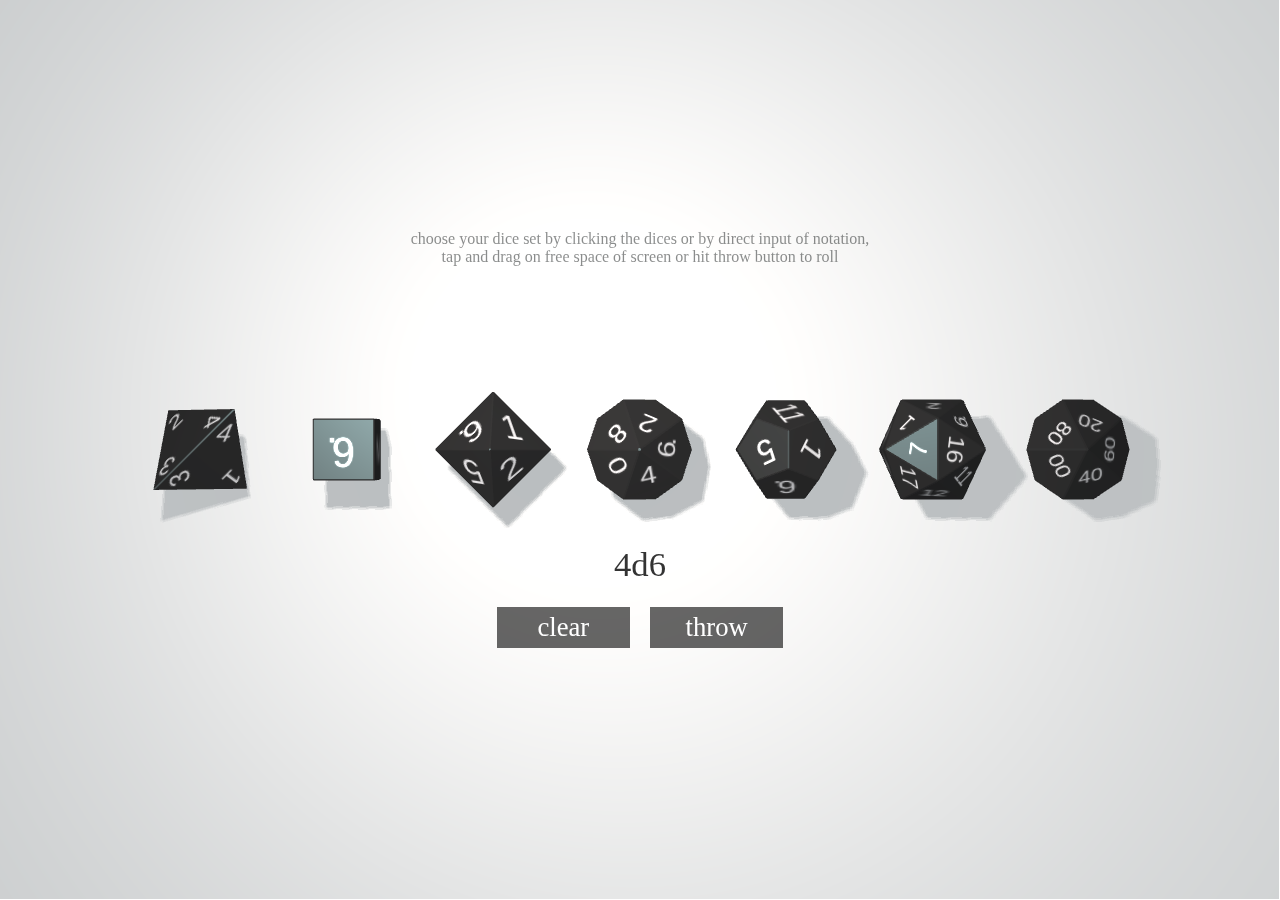
<file: a.teall.info/dice/index.html>
<!DOCTYPE html PUBLIC "-//W3C//DTD XHTML 1.0 Transitional//EN" "http://www.w3.org/TR/xhtml1/DTD/xhtml1-transitional.dtd">
<html xml:lang="en" lang="en" xmlns="http://www.w3.org/1999/xhtml">

<head>
    <meta http-equiv="Content-Type" content="text/html; charset=utf-8" />
    <meta name="keywords" content="DnD, dangeon and dragons, roleplay, dice, roller, 3D, RPG, wargame" />
    <meta name="description" content="Dice Roller" />
    <title>Dice</title>

    <style type="text/css">
        @import "../main.css";
    </style>
    <style type="text/css">
        @import "dice.css";
    </style>
</head>

<body style="margin: 0">
    <div id="control_panel" class="control_panel">
        <p id="loading_text">Loading libraries, please wait a bit...</p>
    </div>
    <div id="info_div" style="display: none">
        <div class="center_field">
            <span id="label"></span>
        </div>
        <div class="center_field">
            <div class="bottom_field">
                <span id="labelhelp">click to continue or tap and drag again</span>
            </div>
        </div>
    </div>
    <div id="selector_div" style="display: none">
        <div class="center_field">
            <div id="sethelp">
                choose your dice set by clicking the dices or by direct input of notation,<br/> tap and drag on free space of screen or hit throw button to roll
            </div>
        </div>
        <div class="center_field">
            <input type="text" id="set" value="4d6"></input><br/>
            <button id="clear">clear</button>
            <button style="margin-left: 0.6em" id="throw">throw</button>
        </div>
    </div>
    <div id="canvas"></div>

    <script src="../libs/three.min.js"></script>
    <script src="../libs/cannon.min.js"></script>
    <!--script type="text/javascript" src="https://drive.google.com/uc?id=0ByGeV2TiysmOelhLSnlUQ3ZMc2M"></script>
    <script type="text/javascript" src="https://drive.google.com/uc?id=0ByGeV2TiysmOczhfWW90OEV0dmM"></script-->


    <script type="text/javascript" src="../teal.js"></script>
    <script type="text/javascript" src="dice.js"></script>
    <script type="text/javascript" src="main.js"></script>
    <script type="text/javascript" defer="defer">
        dice_initialize(document.body);
    </script>
</body>

</html>
</file>
